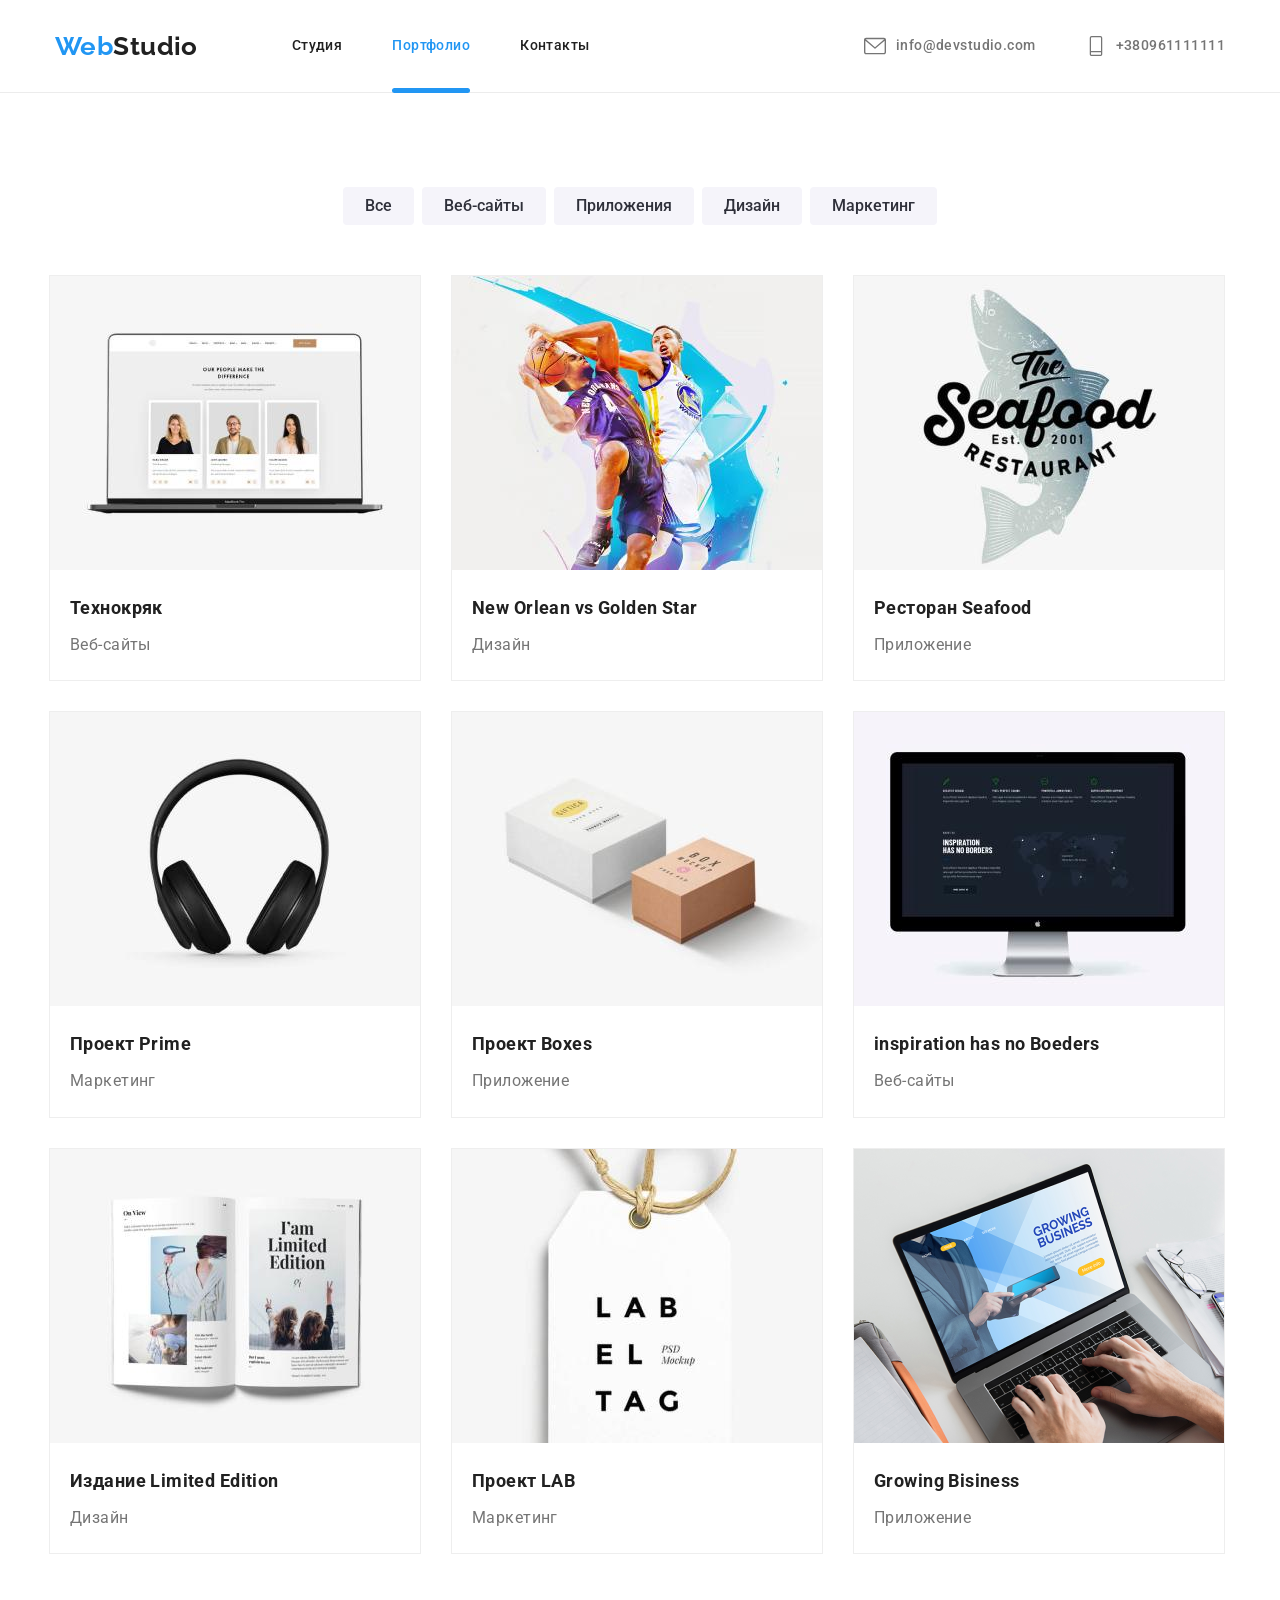
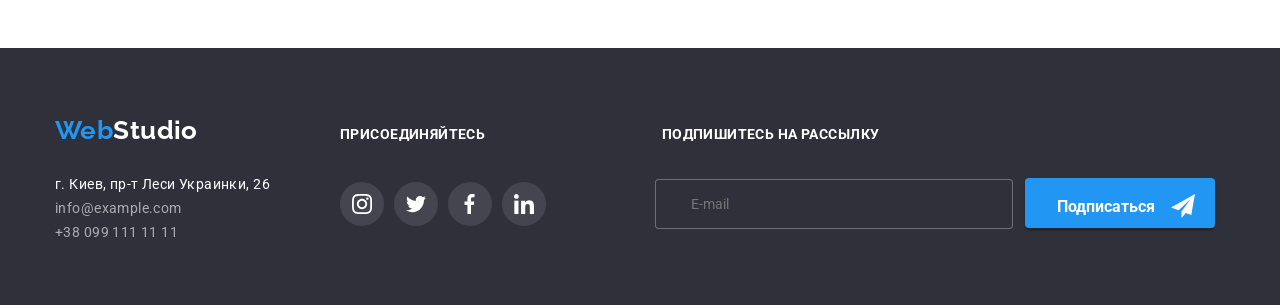
<file: portfolio.html>
<!DOCTYPE html>
<html lang="ru">
  <head>
    <meta charset="UTF-8" />
    <meta http-equiv="X-UA-Compatible" content="IE=edge" />
    <meta name="viewport" content="width=device-width, initial-scale=1.0" />
    <title>Document</title>
    <link rel="preconnect" href="https://fonts.googleapis.com" />
    <link rel="preconnect" href="https://fonts.gstatic.com" crossorigin />
    <link
      href="https://fonts.googleapis.com/css2?family=Raleway:wght@700&family=Roboto:wght@400;500;700;900&display=swap"
      rel="stylesheet"
    />
    <link
      rel="stylesheet"
      href="https://cdnjs.cloudflare.com/ajax/libs/modern-normalize/1.1.0/modern-normalize.min.css"
      integrity="sha512-wpPYUAdjBVSE4KJnH1VR1HeZfpl1ub8YT/NKx4PuQ5NmX2tKuGu6U/JRp5y+Y8XG2tV+wKQpNHVUX03MfMFn9Q=="
      crossorigin="anonymous"
      referrerpolicy="no-referrer"
    />
    <link rel="stylesheet" href="./css/style.css" />
  </head>

  <body>
    <header class="page-header">
      <div class="container header-container">
        <nav class="header-navigation link">
          <a href="/" class="logo link header-logo"> Web<span class="web">Studio</span> </a>
          <ul class="header-list list">
            <li class="header-item">
              <a class="link header-link" href="./index.html">Студия</a>
            </li>
            <li class="header-item">
              <a class="link header-link current current-link" href="./portfolio.html">Портфолио</a>
            </li>
            <li class="header-item">
              <a class="link header-link" href="">Контакты</a>
            </li>
          </ul>
        </nav>

        <ul class="list header-contact">
          <li class="header-mail-item">
            <a class="link header-mail-link" href="mailto:info@devstudio.com">
              <svg class="mail">
                <use href="./images/sprite.svg#icon-mail"></use></svg
              >info@devstudio.com</a
            >
          </li>

          <li class="header-tell-item">
            <a class="link header-tell-link" href="tel:+380961111111">
              <svg class="phone">
                <use href="./images/sprite.svg#icon-phone"></use></svg
              >+380961111111</a
            >
          </li>
        </ul>
      </div>
    </header>
    <main>
      <section class="section">
        <div class="container">
          <ul class="list filter-list">
            <li class="filter-item">
              <button class="button-link" type="button">Все</button>
            </li>
            <li class="filter-item">
              <button class="button-link" type="button">Веб-сайты</button>
            </li>
            <li class="filter-item">
              <button class="button-link" type="button">Приложения</button>
            </li>
            <li class="filter-item">
              <button class="button-link" type="button">Дизайн</button>
            </li>
            <li class="filter-item">
              <button class="button-link" type="button">Маркетинг</button>
            </li>
          </ul>

          <ul class="list flex-container">
            <li class="flex-item cards-box__project-item">
              <a href="" class="cards-box__project-link">
                <div class="cards-box__project-item-bottom">
                  <img src="./images/notebookfront.jpg" alt="Ноутбук с изображением сайта " width="370" />
                  <p class="cards-box__overlay">
                    Технокряк это современная площадка распространения коронавируса. Компании используют эту платформу
                    для цифрового шпионажа и атак на защищённые сервера конкурентов.
                  </p>
                </div>
                <div class="cards-box__portfolio-overlay">
                  <h3 class="cards-box__project-title">Технокряк</h3>
                  <p class="cards-box__project-item-text">Веб-сайты</p>
                </div>
              </a>
            </li>

            <li class="flex-item cards-box__project-item">
              <a href="" class="cards-box__project-link">
                <div class="cards-box__project-item-bottom">
                  <img src="./images/sport.jpg" alt="Баскетболбный матч" width="370" />
                  <p class="cards-box__overlay">
                    Технокряк это современная площадка распространения коронавируса. Компании используют эту платформу
                    для цифрового шпионажа и атак на защищённые сервера конкурентов.
                  </p>
                </div>
                <div class="cards-box__portfolio-overlay">
                  <h3 class="cards-box__project-title">New Orlean vs Golden Star</h3>
                  <p class="cards-box__project-item-text">Дизайн</p>
                </div>
              </a>
            </li>
            <li class="flex-item cards-box__project-item">
              <a href="" class="cards-box__project-link">
                <div class="cards-box__project-item-bottom">
                  <img src="./images/fish.jpg" alt="Новый ресторан " width="370" />
                  <p class="cards-box__overlay">
                    Технокряк это современная площадка распространения коронавируса. Компании используют эту платформу
                    для цифрового шпионажа и атак на защищённые сервера конкурентов.
                  </p>
                </div>
                <div class="cards-box__portfolio-overlay">
                  <h3 class="cards-box__project-title">Ресторан Seafood</h3>
                  <p class="cards-box__project-item-text">Приложение</p>
                </div>
              </a>
            </li>

            <li class="flex-item cards-box__project-item">
              <a href="" class="cards-box__project-link">
                <div class="cards-box__project-item-bottom">
                  <img src="./images/headphones.jpg" alt="Изображение наушников" width="370" />
                  <p class="cards-box__overlay">
                    Технокряк это современная площадка распространения коронавируса. Компании используют эту платформу
                    для цифрового шпионажа и атак на защищённые сервера конкурентов.
                  </p>
                </div>
                <div class="cards-box__portfolio-overlay">
                  <h3 class="cards-box__project-title">Проект Prime</h3>
                  <p class="cards-box__project-item-text">Маркетинг</p>
                </div>
              </a>
            </li>

            <li class="flex-item cards-box__project-item">
              <a href="" class="cards-box__project-link">
                <div class="cards-box__project-item-bottom">
                  <img src="./images/box.jpg" alt="Изображение коробок " width="370" />
                  <p class="cards-box__overlay">
                    Технокряк это современная площадка распространения коронавируса. Компании используют эту платформу
                    для цифрового шпионажа и атак на защищённые сервера конкурентов.
                  </p>
                </div>
                <div class="cards-box__portfolio-overlay">
                  <h3 class="cards-box__project-title">Проект Boxes</h3>
                  <p class="cards-box__project-item-text">Приложение</p>
                </div>
              </a>
            </li>
            <li class="flex-item cards-box__project-item">
              <a href="" class="cards-box__project-link">
                <div class="cards-box__project-item-bottom">
                  <img src="./images/monitor.jpg" alt="Изоброжение монитора" width="370" />
                  <p class="cards-box__overlay">
                    Технокряк это современная площадка распространения коронавируса. Компании используют эту платформу
                    для цифрового шпионажа и атак на защищённые сервера конкурентов.
                  </p>
                </div>
                <div class="cards-box__portfolio-overlay">
                  <h3 class="cards-box__project-title">inspiration has no Boeders</h3>
                  <p class="cards-box__project-item-text">Веб-сайты</p>
                </div>
              </a>
            </li>

            <li class="flex-item cards-box__project-item">
              <a href="" class="cards-box__project-link">
                <div class="cards-box__project-item-bottom">
                  <img src="./images/magazine.jpg" alt="Журнал" width="370" />
                  <p class="cards-box__overlay">
                    Технокряк это современная площадка распространения коронавируса. Компании используют эту платформу
                    для цифрового шпионажа и атак на защищённые сервера конкурентов.
                  </p>
                </div>
                <div class="cards-box__portfolio-overlay">
                  <h3 class="cards-box__project-title">Издание Limited Edition</h3>
                  <p class="cards-box__project-item-text">Дизайн</p>
                </div>
              </a>
            </li>

            <li class="flex-item cards-box__project-item">
              <a href="" class="cards-box__project-link">
                <div class="cards-box__project-item-bottom">
                  <img src="./images/price.jpg" alt="Ценник" width="370" />
                  <p class="cards-box__overlay">
                    Технокряк это современная площадка распространения коронавируса. Компании используют эту платформу
                    для цифрового шпионажа и атак на защищённые сервера конкурентов.
                  </p>
                </div>
                <div class="cards-box__portfolio-overlay">
                  <h3 class="cards-box__project-title">Проект LAB</h3>
                  <p class="cards-box__project-item-text">Маркетинг</p>
                </div>
              </a>
            </li>
            <li class="flex-item cards-box__project-item">
              <a href="" class="cards-box__project-link">
                <div class="cards-box__project-item-bottom">
                  <img src="./images/notebook.png" alt="Работа за ноутбуком  " width="370" />
                  <p class="cards-box__overlay">
                    Технокряк это современная площадка распространения коронавируса. Компании используют эту платформу
                    для цифрового шпионажа и атак на защищённые сервера конкурентов.
                  </p>
                </div>
                <div class="cards-box__portfolio-overlay">
                  <h3 class="cards-box__project-title">Growing Bisiness</h3>
                  <p class="cards-box__project-item-text">Приложение</p>
                </div>
              </a>
            </li>
          </ul>
        </div>
      </section>
    </main>
    <footer class="footer">
      <div class="container footer-container">
        <div class="label__footer-logo-item">
          <a href="/" class="label__footer-logo logo link"> Web<span class="label__web-white">Studio</span> </a>

          <address class="navigation__address-item">
            <ul class="list navigation__address">
              <li class="navigation__address-item">
                <a
                  class="link navigation__footer-address-text"
                  href="https://www.google.com.ua/maps/place/%D0%B1%D1%83%D0%BB.+%D0%9B%D0%B5%D1%81%D0%B8+%D0%A3%D0%BA%D1%80%D0%B0%D0%B8%D0%BD%D0%BA%D0%B8,+2%D0%B0,+%D0%9A%D0%B8%D0%B5%D0%B2,+01001/@50.4380726,30.5230776,17z/data=!3m1!4b1!4m5!3m4!1s0x40d4cf01cf07e4e5:0x1105cfa09cf56e56!8m2!3d50.4380726!4d30.5252663?hl=ru"
                >
                  г. Киев, пр-т Леси Украинки, 26
                </a>
              </li>

              <li class="navigation__address-item">
                <a class="navigation__footer-contact-link link footer-mail" href="mailto:info@example.com"
                  >info@example.com</a
                >
              </li>
              <li class="navigation__address-item">
                <a class="link footer-tel-link" href="tel:+380991111111">+38 099 111 11 11</a>
              </li>
            </ul>
          </address>
        </div>

        <div class="footer-container-item">
          <h2 class="social-block__footer-social-item">ПРИСОЕДИНЯЙТЕСЬ</h2>

          <ul class="social-block__address-social-company">
            <li class="social-block__address-social-network">
              <a href="#" class="social-block__address-social-link address-instagram" aria-label="address-instagram">
                <svg class="social-block__address-icon" width="20" height="20">
                  <use href="./images/sprite.svg#icon-instagram"></use>
                </svg>
              </a>
            </li>
            <li class="social-block__address-social-network">
              <a href="#" class="social-block__address-social-link address-twitter" aria-label="address-twitter">
                <svg class="social-block__address-icon" width="20" height="20">
                  <use href="./images/sprite.svg#icon-twitter"></use>
                </svg>
              </a>
            </li>

            <li class="social-block__address-social-network">
              <a href="#" class="social-block__address-social-link address-facebook" aria-label="address-facebook">
                <svg class="social-block__address-icon" width="20" height="20">
                  <use href="./images/sprite.svg#icon-facebook"></use>
                </svg>
              </a>
            </li>

            <li class="social-block__address-social-network">
              <a href="#" class="social-block__address-social-link address-linkedin" aria-label="address-linkedin">
                <svg class="social-block__address-icon" width="20" height="20">
                  <use href="./images/sprite.svg#icon-linkidin"></use>
                </svg>
              </a>
            </li>
          </ul>
        </div>

        <div class="mail-modal__footer-form">
          <b class="mail-modal__footer-modal-headline"> ПОДПИШИТЕСЬ НА РАССЫЛКУ</b>
          <form class="mail-modal__footer-modal-form"></form>
          <label class="mail-modal__footer-form-input-box"> </label>

          <div class="mail-modal__footer-form-button">
            <input type="search" placeholder="E-mail" name="user-name" class="mail-modal__footer-form-input" required />

            <div class="footer__form-button">
              <button type="submit" class="footer__modal-window__hero-btn">
                Подписаться

                <svg class="mail-modal__footer-icon">
                  <use href="./images/footer-icon.svg#icon-icon-send"></use>
                </svg>
              </button>
            </div>
          </div>
        </div>
      </div>
      <div class="backdrop is-hidden" data-modal>
        <div class="modal-window__modal">
          <button type="button" class="modal-window__button-close" data-modal-close>&#xd7;</button>
          <b class="modal-headline"> Оставьте свои данные, мы вам перезвоним</b>
          <form class="modal-window__modal-form"></form>
          <div class="madalka-window">
            <label class="modal-window__form-input-box"></label>
            <h2 class="modal__name">Имя</h2>

            <div class="modalka-window__input">
              <input
                type="tel"
                name="user-name"
                class="modal-window__form-input"
                pattern="[0-9]{10}"
                title=" 050505050"
                required
              />

              <svg class="modal-window__form-input-icon" width="18" height="18">
                <use href="./images/modal-sprite.svg#icon-person-black-18dp-1"></use>
              </svg>
            </div>
          </div>

          <div class="madalka-window">
            <label class="modal-window__form-input-box"> </label>
            <h2 class="modal__name">Телефон</h2>

            <div class="modalka-window__input">
              <input
                type="tel"
                name="user-number"
                class="modal-window__form-input"
                pattern="[0-9]{10}"
                title=" 050505050"
                required
              />

              <svg class="modal-window__form-input-icon" width="18" height="18">
                <use href="./images/modal-sprite.svg#icon-phone-black-18dp-1"></use>
              </svg>
            </div>
          </div>
          <div class="madalka-window">
            <label class="modal-window__form-input-box"></label>
            <h2 class="modal__name">Почта</h2>

            <div class="modalka-window__input">
              <input type="email" name="user-mail" class="modal-window__form-input" />

              <svg class="modal-window__form-input-icon" width="18" height="18">
                <use href="./images/modal-sprite.svg#icon-email-black-18dp-1"></use>
              </svg>
            </div>
          </div>
          <div class="madalka-window">
            <h2 class="modal__name">Комментарий</h2>
            <textarea name="user-msg" class="modal-window__form-message" placeholder="Введите текст"></textarea>
          </div>
          <div class="modalka-window__input">
            <input
              type="checkbox"
              class="modal-window__policy-checkbox visually-hidden"
              id="modal-window__policy-check"
            />
            <label class="modal-window__policy-box" for="modal-window__policy-check">
              Соглашаюсь с рассылкой и принимаю &nbsp;<a href="#">Условия договора</a>
            </label>
          </div>
          <button type="submit" class="modal-window__form-submit-btn">Отравить</button>
        </div>
      </div>
    </footer>
    <script src="./js/modal.js"></script>
  </body>
</html>
</file>
<file: css/style.css>
:root {
  --primary-title-color: #ffffff;
  --secondary-title-color: #212121;
  --primary-text-color: #757575;
  --secondary-text-color: #212121;
  --accent-color: #2196f3;
  --heder-text-color: #212121;
  --baground-colour: #2f303a;
  --baground-colour-bottom: #f5f4fa;
  --baground-colour-bott: #188ce8;
  --footer-color: rgba(255, 255, 255, 0.6);
  --border-color: #ececec;
  --pictures-color: #f5f4fa;
  --company-boarder: #afb1b8;
}

@keyframes ani {
  0% {
  }

  100% {
    color: var(--accent-color);
  }
}

@keyframes ani-icon {
  0% {
  }
  100% {
    color: var(--border-color);
    background-color: var(--baground-colour-bott);
    fill: var(--pictures-color);
  }
}

p,
h1,
h2,
h3,
h4,
h5,
h6 {
  margin: 0;
}
ul {
  margin: 0;
  padding-left: 0;
}
img {
  display: block;
  max-width: 100%;
  height: auto;
}
address {
  font-style: normal;
}

body {
  font-family: "Roboto", sans-serif;
  letter-spacing: 0.03em;
  font-size: 14px;
  font-weight: 400;
  line-height: 1.7;
  color: var(--primary-text-color);
}

.link {
  text-decoration: none;
  color: inherit;
}

.list {
  list-style: none;
}
.visually-hidden {
  position: absolute;
  width: 1px;
  height: 1px;
  height: -1px;
  margin: -1px;
  border: 0;
  padding: 0;
  white-space: nowrap;
  clip-path: nowrap;
  clip-path: inset(100%);
  clip: rect(0 0 0 0);
  overflow: hidden;
}
ul {
  margin: 0;
  padding: 0;
  list-style: none;
}
.hero-title {
  margin-left: auto;
  margin-right: auto;
  margin-bottom: 30px;
  text-align: center;
  font-weight: 900;
  font-size: 44px;
  line-height: 1.5;
  text-transform: uppercase;
  max-width: 690px;

  color: var(--primary-title-color);
}
.icons-section {
  padding-top: 60px;
}

.picture {
  display: flex;
  margin-left: auto;
  margin-right: auto;
}

.client-menu {
  display: flex;
  justify-content: center;
  align-items: center;
  color: var(--accent-color);
  border: 1px solid var(--primary-text-color);
  border-radius: 4px;
  width: 270px;
  height: 120px;
  background-color: var(--pictures-color);
  border: none;
}
.icons__company-client-menu {
  align-items: center;
  width: 170px;
  height: 92px;
  margin-left: 30px;
}

.corporation__picture-company {
  display: flex;
  margin-left: -30px;
}

.client-item-menu {
  display: flex;
  justify-content: center;
  align-items: center;
  fill: var(--company-boarder);
  width: 100%;
  height: 100%;
  border: 1px solid var(--company-boarder);
  border-radius: 4px;
  transition-property: border-color, fill;
  transition-duration: 250ms;
  transition-timing-function: cubic-bezier(0.4, 0, 0.2, 1);
}
.client-item {
  margin-left: 30px;
}
.client-item-menu:hover {
  border-color: var(--accent-color);
  fill: var(--accent-color);
}
.client-item-menu:focus {
  fill: var(--accent-color);
}

.client-item:last-child {
  margin-right: 0;
}

.phone {
  width: 20px;
  height: 20px;
  margin-right: 10px;
  display: flex;
  align-items: center;

  fill: currentColor;
}
.phone:hover,
.focus {
  fill: var(--accent-color);
}
.work-section__social {
  display: flex;

  justify-content: center;
}
.social-company {
  margin-bottom: 30px;
  display: flex;
  align-items: center;
  justify-content: center;
}
.work-section__social-network {
  justify-content: center;
}

.social-link {
  display: block;
  width: 44px;
  height: 44px;
  border-radius: 50%;
  background-color: var(--primary-title-color);
  transition-property: fill, background-color;
  transition-duration: 250ms;
  transition-timing-function: cubic-bezier(0.4, 0, 0.2, 1);
}
.social-link:focus {
  background-color: var(--accent-color);
  fill: var(--baground-colour-bottom);
}
.instagram,
.twitter,
.facebook,
.linkedin {
  display: flex;
  justify-content: center;
  align-items: center;
}
.icon {
  fill: var(--company-boarder);
}
.social-link:hover,
.social-link:focus {
  background-color: var(--accent-color);
}

.social-link:hover .icon {
  color: var(--pictures-color);
  fill: var(--primary-title-color);
}

.social-link:focus .icon {
  fill: var(--primary-title-color);
}

.project-item {
  flex-basis: calc(100% / 3 - 30px);
}
.portfolio-wrap {
  position: relative;
}

.about-item {
  flex-basis: calc(100% / 4 - 30px);
}
.work-section {
  padding-top: 0;
}

.team-title {
  display: flex;
  margin-left: -30px;
  margin-top: -30px;
}
.work-section__work-item {
  flex-basis: calc(100% / 3 - 30px);
}

.work-section__team-item-title {
  margin-bottom: 10px;
  font-weight: 500;
  font-size: 16px;
  line-height: 1.19;
  color: var(--heder-text-color);
}
.about-title {
  display: flex;
  justify-content: start;
  font-size: 14px;
  line-height: 1.14;
  text-transform: uppercase;
  color: var(--secondary-text-color);
  margin-top: 30px;
}

.work-section__team-item {
  flex-basis: calc(100% / 4 - 30px);
  box-shadow: 0px 1px 3px rgba(0, 0, 0, 0.12), 0px 1px 1px rgba(0, 0, 0, 0.14), 0px 2px 1px rgba(0, 0, 0, 0.2);
  border-radius: 0px 0px 4px 4px;
  background-color: var(--primary-title-color);
}

.work-section__team-item-text {
  font-size: 16px;
  margin-bottom: 16px;
}
.team-section {
  background-color: var(--baground-colour-bottom);
}
.work-section__team-item-bottom {
  text-align: center;
  padding-top: 30px;
  padding-bottom: 30px;
}

.icon-Ellipse {
  width: 44px;
  height: 44px;
}
.work-section__social-network {
  justify-content: center;
  margin-left: 10px;
  transition-duration: 500ms;
}
.page-header {
  border-bottom: 1px solid var(--border-color);
}
.button-container {
  width: 696px;
  margin: 0 auto;
  padding-right: 15px;
  padding-left: 15px;
}
.container {
  width: 1200px;
  margin: 0 auto;
  padding-right: 15px;
  padding-left: 15px;
}
.header-container {
  display: flex;
  align-items: center;
}

.header-link {
  display: block;
  padding-top: 32px;
  padding-bottom: 32px;
  position: relative;
  transition-property: color;
  transition-duration: 250ms;
  transition-timing-function: cubic-bezier(0.4, 0, 0.2, 1);
}
.header-link-contact {
  padding-top: 32px;
  padding-bottom: 32px;
}

.header-link::after,
.header-link.focus {
  content: "";
  position: absolute;
  left: 0;
  bottom: 0;

  display: block;
  width: 100%;
  height: 5px;

  opacity: 0;
}
.header-link:hover::after,
.header-link:focus::after {
  opacity: 1;
}
.header-link:focus {
  color: var(--accent-color);
}
.header-link:hover {
  color: var(--accent-color);
}

.current::after {
  content: "";

  left: 0;
  bottom: -3px;
  display: block;
  border-radius: 4px;
  width: 100%;
  height: 5px;
  background-color: var(--accent-color);

  opacity: 1;
  transition: opacity 250ms cubic-bezier(0.17, 0.67, 0.83, 0.67);
}

.header-portfolio-link::after,
.header-portfolio-link:focus {
  content: "";
  position: absolute;
  left: 0;
  bottom: 0;

  display: block;
  width: 100%;
  height: 5px;
  background-color: var(--accent-color);

  opacity: 0;
  transition: opacity 250ms cubic-bezier(0.17, 0.67, 0.83, 0.67);
}
.header-portfolio-link:hover::after,
.header-portfolio-link:focus::after {
  opacity: 1;
}
.header-portfolio-link:focus {
  color: var(--accent-color);
}

.header-navigation {
  display: flex;
}
.header-tell-item {
  display: flex;
  align-items: center;
}

.web {
  color: var(--heder-text-color);
}

.button-link {
  font-family: inherit;
  font-weight: 500;
  line-height: 1.6;
  font-size: 16px;
  color: var(--baground-colour);
  border: none;
  background-color: var(--baground-colour-bottom);
  cursor: pointer;
  padding: 6px 22px;
  border-radius: 4px;
  transition-property: color, background-color, box-shadow;
  transition-duration: 250ms;
  transition-timing-function: cubic-bezier(0.4, 0, 0.2, 1);
}
.button-link:hover,
.button-link:focus {
  color: var(--baground-colour-bottom);
  background-color: var(--accent-color);
  box-shadow: 0px 3px 1px rgba(0, 0, 0, 0.1), 0px 1px 2px rgba(0, 0, 0, 0.08), 0px 2px 2px rgba(0, 0, 0, 0.12);
}

.header-list {
  color: var(--secondary-title-color);
  display: flex;
  align-items: center;
}
.header-item {
  font-weight: 500;
}

.header-item:last-child {
  margin: 0;
}

.header-item:not(:last-child) {
  margin-right: 50px;
}
.mail {
  width: 22px;
  height: 22px;
  margin-right: 10px;
  fill: currentColor;
}

.mail:hover {
  fill: var(--accent-color);
}

.header-list :hover,
.focus,
.current-link {
  color: var(--accent-color);
  text-decoration: none;
}
.header-mail-link:hover {
  color: var(--accent-color);
}
.header-mail-link:focus {
  color: var(--accent-color);
}

.header-contact {
  margin-left: auto;
  display: flex;
  align-items: center;

  font-weight: 500;
  line-height: 1.14;
}
.header-number {
  margin-right: 50px;
}

.header-tell-link {
  font-weight: 500;
  line-height: 1.14;
  color: var(--primary-text-color);
  display: flex;
  align-items: center;
  margin-right: inherit;
  transition-duration: 250ms;
  padding-top: 32px;
  padding-bottom: 32px;
  transition-property: color;
  transition-duration: 250ms;
  transition-timing-function: cubic-bezier(0.4, 0, 0.2, 1);
}
.header-tell-link:hover {
  color: var(--accent-color);
}
.header-tell-link:focus {
  color: var(--accent-color);
}

.header-mail-link {
  display: flex;
  align-items: center;
  transition-duration: 250ms;

  font-weight: 500;
  line-height: 1.14;
  color: var(--primary-text-color);
  padding-top: 32px;
  padding-bottom: 32px;
  transition-property: color;
  transition-duration: 250ms;
  transition-timing-function: cubic-bezier(0.4, 0, 0.2, 1);
}
.header-tell-link:hover,
.focus {
  color: var(--accent-color);
}
.header-mail-item {
  margin-right: 50px;
  display: flex;
  align-items: center;

  padding: 0px;
}

.hero-btn {
  padding: 10px 32px;
  font-family: inherit;
  background-color: var(--accent-color);
  color: var(--primary-title-color);
  cursor: pointer;
  border: none;
  font-size: 16px;
  line-height: 1.87;

  box-shadow: 0px 3px 1px rgba(0, 0, 0, 0.1), 0px 1px 2px rgba(0, 0, 0, 0.08), 0px 2px 2px rgba(0, 0, 0, 0.12);
  border-radius: 4px;
}

.hero-btn:hover {
  background-color: var(--baground-colour-bott);
}
.hero-btn:focus {
  background-color: var(--baground-colour-bott);
}

.modal-window__hero-btn {
  padding: 10px 32px;
  font-family: inherit;
  background-color: var(--accent-color);
  color: var(--primary-title-color);
  cursor: pointer;
  border: none;
  font-size: 16px;
  line-height: 1.87;
  -webkit-box-shadow: 0px 3px 1px rgba(0, 0, 0, 0.1), 0px 1px 2px rgba(0, 0, 0, 0.08), 0px 2px 2px rgba(0, 0, 0, 0.12);
  box-shadow: 0px 3px 1px rgba(0, 0, 0, 0.1), 0px 1px 2px rgba(0, 0, 0, 0.08), 0px 2px 2px rgba(0, 0, 0, 0.12);
  -webkit-border-radius: 4px;
  border-radius: 4px;

  transition-duration: 250ms;
  cursor: pointer;
  font-weight: 700;
  margin-top: 30px;
}

.modal-window__hero-btn:hover,
.focus {
  background-color: var(--baground-colour-bott);
}
.footer__modal-window__hero-btn {
  padding: 10px 32px;
  font-family: inherit;
  background-color: var(--accent-color);
  color: var(--primary-title-color);
  cursor: pointer;
  border: none;
  font-size: 16px;
  line-height: 1.87;
  -webkit-box-shadow: 0px 3px 1px rgba(0, 0, 0, 0.1), 0px 1px 2px rgba(0, 0, 0, 0.08), 0px 2px 2px rgba(0, 0, 0, 0.12);
  box-shadow: 0px 3px 1px rgba(0, 0, 0, 0.1), 0px 1px 2px rgba(0, 0, 0, 0.08), 0px 2px 2px rgba(0, 0, 0, 0.12);
  -webkit-border-radius: 4px;
  border-radius: 4px;

  transition-duration: 250ms;
  cursor: pointer;
  font-weight: 700;
  margin-left: 12px;
  translate: 0px 3px;
  height: 50px;
}

.fppter__modal-window__hero-btn:hover,
.focus {
  background-color: var(--baground-colour-bott);
}

.modal-window__hero-title {
  color: floralwhite;

  height: 120px;
  font-weight: 900;
  font-size: 44px;
  line-height: 60px;
  justify-content: center;
  align-items: center;
  letter-spacing: 0.06em;
  text-transform: uppercase;
}

.backdrop {
  position: fixed;
  top: 0;
  left: 0;
  width: 100%;
  height: 100%;
  background-image: -webkit-gradient(
    linear,
    left top,
    left bottom,
    from(rgba(47, 48, 58, 0.4)),
    to(rgba(47, 48, 58, 0.4))
  );
  background-image: -webkit-linear-gradient(rgba(47, 48, 58, 0.4), rgba(47, 48, 58, 0.4));
  background-image: -o-linear-gradient(rgba(47, 48, 58, 0.4), rgba(47, 48, 58, 0.4));
  background-image: linear-gradient(rgba(47, 48, 58, 0.4), rgba(47, 48, 58, 0.4));
  cursor: pointer;
  transition-duration: 250ms;
}

.backdrop.is-hidden {
  opacity: 0;
  pointer-events: none;
  transition-duration: 250ms;
}

.modal-window__modal {
  position: absolute;
  top: 50%;
  left: 50%;
  -webkit-transform: translate(-50%, -50%);
  -ms-transform: translate(-50%, -50%);
  transform: translate(-50%, -50%);

  padding: 40px;
  background: #ffffff;
  -webkit-box-shadow: 0px 1px 3px rgba(0, 0, 0, 0.12), 0px 1px 1px rgba(0, 0, 0, 0.14), 0px 2px 1px rgba(0, 0, 0, 0.2);
  box-shadow: 0px 1px 3px rgba(0, 0, 0, 0.12), 0px 1px 1px rgba(0, 0, 0, 0.14), 0px 2px 1px rgba(0, 0, 0, 0.2);
  -webkit-border-radius: 4px;
  border-radius: 4px;
  height: 624px;
}

.modal-window__button-close {
  width: 30px;
  height: 30px;
  -webkit-border-radius: 50%;
  border-radius: 50%;
  background-color: var(--primary-title-color);
  border: 1px solid gray;
  position: absolute;
  top: 8px;
  right: 8px;
  cursor: pointer;
  font-size: 1.5em;
  -webkit-transition: 0.3s linear var(--accent-color);
  -o-transition: 0.3s linear var(--accent-color);
  transition: 0.3s linear var(--accent-color);
  -webkit-box-pack: center;
  -webkit-justify-content: center;
  -ms-flex-pack: center;
  justify-content: center;
  -webkit-box-align: center;
  -webkit-align-items: center;
  -ms-flex-align: center;
  align-items: center;
  transition-duration: 250ms;
}
.modal-headline {
  font-size: 20px;
  letter-spacing: 0.03em;
  color: var(--baground-colour);
  justify-content: center;
  display: flex;
}
.modal__name {
  font-weight: 400;
  font-size: 12px;
  line-height: 14px;
}

.modal-window__button-close:hover {
  color: var(--accent-color);
}
.modal-window__button-close:focus {
  color: var(--accent-color);
}

.modal__headline {
  font-size: 19px;
  line-height: 1.1px;
  letter-spacing: 0.03em;
  color: #212121;
}

.modal-form__input-box {
  display: block;
  margin-bottom: 20px;
  font-size: 12px;
  position: relative;
}

.textarea-label {
  display: block;
  font-size: 12px;
  position: absolute;
  top: 0;
  -webkit-transform: translate(10px, 14px);
  -ms-transform: translate(10px, 14px);
  transform: translate(10px, 14px);
  -webkit-transition: 0.1s linear transform;
  -o-transition: 0.1s linear transform;
  transition: 0.1s linear transform;
}

.modal-window__form-message:focus + .textarea-label {
  -webkit-transform: translate(0px, -14px);
  -ms-transform: translate(0px, -14px);
  transform: translate(0px, -14px);

  border: 1px solid var(--accent-color);
}
.modal-window__form-input:first-child {
  margin-top: 0;
}
.modal-window__form-input,
.modal-window__form-message {
  width: 100%;
  height: 40px;
  border: 1px solid rgba(33, 33, 33, 0.2);
  -webkit-border-radius: 4px;
  border-radius: 4px;
  margin-top: 4px;
  padding: 0 10px 0 35px;
  -webkit-transition: 0.3s linear border;
  -o-transition: 0.3s linear border;
  transition: 0.3s linear border;
  outline: none;
}
.modal-window__form-message:focus-within {
  border: 1px solid var(--accent-color);
}

.modal-window__form-message {
  font-family: inherit;
  resize: none;
  height: 120px;
  padding: 12px 16px;
  width: 448px;
  height: 120px;
}

.modal-window__form-message::-webkit-input-placeholder {
  color: rgba(117, 117, 117, 0.5);
}

.modal-window__form-message:-ms-input-placeholder {
  color: rgba(117, 117, 117, 0.5);
}

.modal-window__form-message::-ms-input-placeholder {
  color: rgba(117, 117, 117, 0.5);
}

.modal-window__form-message::placeholder {
  color: rgba(117, 117, 117, 0.5);
}
.modal-window__form-input-box {
  position: relative;
  font-size: 12px;
  margin-bottom: 4px;
}

.modal-window__form-input-icon {
  position: absolute;
  display: block;
  transform: translate(-50%, -50%);

  bottom: 0;

  left: 5%;
}
.modal__name {
  display: flex;
}
.modal-window__form-input:focus + svg {
  fill: var(--accent-color);
}

.modal-window__form-input:focus {
  outline: none;
  border: 1px solid var(--accent-color);
}

.modal-window__policy-box {
  font-size: 14px;
  color: var(--primary-text-color);

  -webkit-box-align: center;
  -webkit-align-items: center;
  -ms-flex-align: center;
  align-items: center;
  display: flex;

  justify-content: center;
}
.modal-window__policy-box:not(:last-child) {
  margin-bottom: 130px;
}

.modal-window__policy-box a {
  color: var(--accent-color);
  text-decoration: underline;
}

.modal-window__policy-checkbox {
  width: 1px;
  height: 1px;
  margin: -1px;
  border: 0px;
  padding: 0px;
  clip: rect(0 0 0 0);
}

.modal-window__policy-box::before {
  content: "";
  width: 16px;
  height: 16px;
  border: 1px solid var(--heder-text-color);
  -webkit-border-radius: 2px;
  border-radius: 2px;
  margin-right: 10px;
}

.modal-window__form-submit-btn {
  padding: 10px 32px;
  font-family: inherit;
  background-color: var(--accent-color);
  color: var(--primary-title-color);
  cursor: pointer;
  border: none;
  font-size: 16px;
  line-height: 1.87;
  width: 200px;
  height: 50px;
  border-radius: 4px;
  margin-top: 30px;
  transform: translate(120px);
}
.modalka-window__input {
  position: relative;
}
.madalka-window {
  margin-top: 12px;
}

.icons__picture {
  margin-left: auto;
  margin-right: auto;
  list-style: none;
}

.modal-window__policy-checkbox:focus + .modal-window__policy-box::before {
  border: 2px solid var(--accent-color);
}

.modal-window__policy-checkbox:checked + .modal-window__policy-box::before {
  border: 2px solid var(--accent-color);
  background-image: url(../images/icons/check.svg);
  background-repeat: no-repeat;
  background-position: center;
  -webkit-background-size: contain;
  background-size: contain;
  background-color: var(--accent-color);
}
.logo {
  display: flex;
  align-items: center;
  font-family: Raleway;
  font-weight: 700;
  font-size: 26px;
  color: var(--accent-color);
}
.work-section__section-title {
  text-align: center;
  margin-bottom: 50px;
  font-weight: 700;
  font-size: 36px;
  line-height: 1.17;
  color: var(--secondary-title-color);
}
.section {
  padding-top: 94px;
  padding-bottom: 94px;
}
.flex-container {
  display: flex;
  flex-wrap: wrap;
  margin-left: -36px;
  margin-top: -30px;
}
.flex-item {
  margin-top: 30px;
  margin-left: 30px;
}

.cards-hover {
  display: block;
}
.cards-hover:hover {
  box-shadow: 1px 4px 6px rgba(0, 0, 0, 0.16), 0px 4px 4px rgba(0, 0, 0, 0.06), 0px 1px 1px rgba(0, 0, 0, 0.12);
}
.cards-hover:hover .portfolio-overlay {
  transform: translateY(0);
}
.cards-hover:nth-child(3n + 0) {
  margin-right: 0;
}
.corporation__section-title-client {
  text-align: center;

  margin-bottom: 50px;
  font-weight: 700;
  font-size: 36px;
  line-height: 1.17;
  color: var(--secondary-title-color);
}

.about-text {
  margin-top: 10px;
}
.header-link-page2:focus {
  font-size: 16px;
  line-height: 1.6;
}

.project-title {
  margin-bottom: 4px;
  font-weight: 700;
  font-size: 18px;
  line-height: 2;
  color: var(--secondary-title-color);
}
.project-item-text {
  font-size: 16px;
  line-height: 1.9;
  color: var(--primary-text-color);
}
.project-item-bottom {
  padding: 20px 24px;
  border: 1px solid #eeeeee;
  border-top: none;
}

.header-logo {
  margin-right: 94px;
  padding-top: 24px;
  padding-bottom: 24px;
}

.web-white {
  font-family: Raleway;
  font-weight: 700;
  font-size: 26px;
  color: var(--primary-title-color);
}
.cards-box__project-title {
  margin-bottom: 4px;
  font-weight: 700;
  font-size: 18px;
  line-height: 2;
  color: var(--secondary-title-color);
}

.cards-box__project-item-text {
  font-size: 16px;
  line-height: 1.9;
  color: var(--primary-text-color);
}
.cards-box__project-link {
  text-decoration: none;
  display: block;
  transition-property: box-shadow;
  transition-duration: 250ms;
  transition-timing-function: cubic-bezier(0.4, 0, 0.2, 1);
}

.cards-box__project-item {
  transition-duration: 250ms;
  border: 1px solid #eeeeee;
}

.cards-box__project-link:hover .cards-box__overlay {
  text-decoration: none;
  -webkit-transform: translateY(0);
  -ms-transform: translateY(0);
  transform: translateY(0);
}

.cards-box__project-item:hover {
  box-shadow: 0px 1px 1px rgba(0, 0, 0, 0.12), 0px 4px 4px rgba(0, 0, 0, 0.06), 1px 4px 6px rgba(0, 0, 0, 0.16);
}
.cards-box__project-link:focus {
  box-shadow: 0px 1px 1px rgba(0, 0, 0, 0.12), 0px 4px 4px rgba(0, 0, 0, 0.06), 1px 4px 6px rgba(0, 0, 0, 0.16);
}

.cards-box__project-link:focus .cards-box__overlay {
  text-decoration: none;
  -webkit-transform: translateY(0);
  -ms-transform: translateY(0);
  transform: translateY(0);
}

.cards-box__project-item-bottom {
  overflow: hidden;
  position: relative;
}
.page-header__ {
  margin-right: 94px;
}

.cards-box__overlay {
  -webkit-transform: translateY(101%);
  -ms-transform: translateY(101%);
  transform: translateY(101%);
  position: absolute;
  top: 0;
  left: 0;
  width: 100%;
  height: 100%;
  background-color: var(--accent-color);
  opacity: 0.9;
  -webkit-transition: -webkit-transform 250ms linear;
  transition: -webkit-transform 250ms linear;
  -o-transition: transform 250ms linear;
  transition: transform 250ms linear;
  transition: transform 250ms linear, -webkit-transform 250ms linear;
  color: #f5f4fa;
  padding-right: 24px;
  -webkit-box-align: center;
  -webkit-align-items: center;
  -ms-flex-align: center;
  align-items: center;
  padding-top: 63px;
  padding-bottom: 63px;
  padding-left: 24px;
  padding-right: 24px;
  letter-spacing: 0.03em;
  font-weight: 400;
  font-size: 18px;
}
.cards-box__portfolio-overlay {
  padding: 20px;
}

.btn {
  display: inline-flex;
  position: absolute;
  border: none;
  margin: 0;
  padding: 10px 30px;
  border-radius: 3px;
  background-color: teal;
  color: var(--primary-title-color);
  font: inherit;
  cursor: pointer;
  transition: background-color 250ms cubic-bezier(0.17, 0.67, 0.83, 0.67);
  overflow: hidden;
}
.btn::before {
  content: "";
  display: inline-block;
  width: 20px;
  height: 20px;
  margin-right: 5px;
  background-color: red;
  transition: transform 250ms cubic-bezier(0.17, 0.67, 0.83, 0.67);
}
.btn::after {
  content: "";
  display: inline-block;
  position: absolute;
  top: 50%;
  left: 30px;
  width: 20px;
  height: 20px;
  transform: translateY(calc(-50% + 40px));
  transition: transform 250ms cubic-bezier(0.17, 0.67, 0.83, 0.67);
  margin-right: 5px;

  background-color: blue;
}
.btn:hover::before {
  transform: translateY(-50px);
}

.btn:hover::after {
  transform: translateY(-50%);
}

.btn:hover,
.btn:focus {
  background-color: pink;
}
.hero-section {
  margin: 0 auto;
  background-color: var(--baground-colour);
  padding-bottom: 180px;
  padding-top: 200px;
  text-align: center;
  background-image: linear-gradient(rgba(47, 48, 58, 0.4), rgba(47, 48, 58, 0.4)), url(../images/Img.png);
  width: 1450px;
  background-repeat: no-repeat;
}

.footer {
  padding: 60px 0;
  background-color: var(--baground-colour);
}

.post-logo-link link {
  font-weight: 700;
  font-size: 26px;
  line-height: 1.19;
  color: var(--accent-color);
}

.footer-adress-text {
  font-size: 14px;
  line-height: 1.8;
  color: var(--primary-title-color);
  transition-property: color;
  transition-duration: 250ms;
  transition-timing-function: cubic-bezier(0.4, 0, 0.2, 1);
}
.header-tell {
  font-size: 14px;
  line-height: 1.7;
  letter-spacing: 0.03em;
  color: var(--primary-text-color);
}
.footer-social-link {
  display: flex;
  align-items: center;
  justify-content: center;
  transition-property: color;
  transition-duration: 250ms;
  transition-timing-function: cubic-bezier(0.4, 0, 0.2, 1);
}

.footer-logo {
  margin-bottom: 20px;
}
.footer-container {
  display: flex;
  align-items: baseline;
}
.footer-social-company {
  text-align: center;

  font-weight: 700;
  font-size: 36px;
  line-height: 1.17;
  color: var(--secondary-title-color);
}
.footer-social-item {
  margin-bottom: 20px;
  font-weight: 700;
  font-size: 14px;
  line-height: 1.17;
  color: var(--primary-title-color);
}
.social-company {
  margin-bottom: 30px;
  display: flex;
  align-items: center;
  justify-content: center;
}

.footer-contact-link {
  color: var(--footer-color);
  margin-bottom: 9px;
  transition-property: color;
  transition-duration: 250ms;
  transition-timing-function: cubic-bezier(0.4, 0, 0.2, 1);
}

.footer-tel-link {
  color: var(--footer-color);
  transition-property: color;
  transition-duration: 250ms;
  transition-timing-function: cubic-bezier(0.4, 0, 0.2, 1);
}

.footer-tel-link:hover,
.focus {
  color: var(--accent-color);
}

.filter-list {
  display: flex;

  justify-content: center;
  margin-bottom: 50px;
  margin-top: -8px;
}
.flex-item {
  position: relative;
  margin-top: 30px;
  margin-left: 30px;
  background-color: var(--primary-title-color);
}

.shild__elment__overlay-3 {
  position: absolute;
  width: 100%;
  height: 70px;
  left: 0;
  bottom: 0;
  background-color: rgba(47, 48, 58, 0.8);
  display: flex;
  align-items: center;
  justify-content: center;
}
.shild__text {
  font-family: "Roboto";
  font-style: normal;
  font-weight: 700;
  font-size: 14px;
  line-height: 16px;
  text-align: center;
  letter-spacing: 0.03em;
  text-transform: uppercase;
  color: var(--primary-title-color);
  display: flex;
  height: 16px;
  align-items: center;
  justify-content: center;
}
.shild__text:focus {
  transition-duration: 250ms;
}
.filter-item {
  margin: 8px;
  margin-right: 0;
  margin-bottom: 0;
}

.filter-item:first-child {
  margin-left: 0;
}
.item:not(:last-child) {
  margin-bottom: 9px;
}
.adress-social-company {
  display: flex;
}
.address-item {
  margin-bottom: 9px;
}
.address-item:focus {
  color: var(--accent-color);
}
.footer-container-item {
  margin-left: 0;
  margin-left: 70px;
}
.adress-item:first-child {
  margin-top: 0;
}
.adress-footer-social-link {
  display: flex;
  align-items: center;
  justify-content: center;
}
.adress-social-link {
  display: block;
  width: 44px;
  height: 44px;
  border-radius: 50%;
  background-color: rgba(255, 255, 255, 0.1);
  transition-property: background-color;
  transition-duration: 250ms;
  transition-timing-function: cubic-bezier(0.4, 0, 0.2, 1);
}
.adress-social-network {
  margin-left: 10px;
}
.adress-social-network:first-child {
  margin: 0;
}

.adress-instagram,
.adress-twitter,
.adress-facebook,
.adress-linkedin {
  display: flex;
  justify-content: center;
  align-items: center;
}
.adress-icon {
  fill: var(--primary-title-color);
}
.adress-social-link:hover,
.adress-social-link:focus {
  background-color: var(--accent-color);
}

.footer-mail {
  width: 22px;
  height: 22px;
}
.footer-mail:hover {
  color: var(--baground-colour-bott);
}
.footer-mail:focus {
  color: var(--accent-color);
}

.footer-adress-text:hover {
  color: var(--accent-color);
}
.footer-adress-text:focus {
  color: var(--accent-color);
}

.hero-section {
  margin: 0 auto;
  background-color: var(--baground-colour);
  padding-bottom: 200px;
  padding-top: 200px;
  text-align: center;
  background-image: linear-gradient(rgba(47, 48, 58, 0.4), rgba(47, 48, 58, 0.4)), url(../images/Img.png);
  max-width: 1600px;
  background-repeat: no-repeat;
}

.footer {
  padding: 60px 0;
  background-color: var(--baground-colour);
}

.post-logo-link link {
  font-weight: 700;
  font-size: 26px;
  line-height: 1.19;
  color: var(--accent-color);
}

.navigation__footer-address-text {
  font-size: 14px;
  line-height: 1.8;
  color: var(--primary-title-color);
}
.header-tell {
  font-size: 14px;
  line-height: 1.7;
  letter-spacing: 0.03em;
  color: var(--primary-text-color);
}
.footer-social-link {
  display: flex;
  align-items: center;
  justify-content: center;
}

.label__footer-logo {
  margin-bottom: 20px;
}
.footer-container {
  display: flex;
  align-items: baseline;
}
.footer-social-company {
  text-align: center;

  font-weight: 700;
  font-size: 36px;
  line-height: 1.17;
  color: var(--secondary-title-color);
}
.social-block__footer-social-item {
  margin-bottom: 20px;
  font-weight: 700px;
  font-size: 14px;
  line-height: 1.17;
  color: var(--primary-title-color);
}

.social-company {
  margin-bottom: 30px;
  display: flex;
  align-items: center;
  justify-content: center;
}

.navigation__footer-contact-link {
  color: var(--footer-color);
  margin-bottom: 9px;
}
.navigation__footer-tel-link {
  color: var(--footer-color);
}

.navigation__footer-tel-link:hover,
.focus {
  color: var(--accent-color);
}

.mail-modal__footer-form-input {
  display: flex;
  justify-content: center;
  width: 358px;
  height: 50px;
  border: 1px solid rgba(255, 255, 255, 0.3);
  border-radius: 4px;
  margin-top: 4px;
  padding: 0 10px 0 35px;
  transition: 0.3s linear border;
  background-color: var(--baground-colour);
  color: var(--baground-colour-bottom);
}

.navigation-button__filter-list {
  display: flex;

  justify-content: center;
  margin-bottom: 50px;
  margin-top: -8px;
}
.flex-item {
  margin-top: 30px;
  margin-left: 30px;

  background-color: var(--primary-title-color);
}

.navigation-button__filter-item {
  margin: 8px;
  margin-right: 0;
  margin-bottom: 0;
}

.navigation-button__filter-item:first-child {
  margin-left: 0;
}
.item:not(:last-child) {
  margin-bottom: 9px;
}
.social-block__address-social-company {
  display: flex;
}

.footer-container-item {
  margin-left: 0;
  margin-left: 70px;
}
.navigation__address-item:first-child {
  margin-top: 0;
}
.address-footer-social-link {
  display: flex;
  align-items: center;
  justify-content: center;
}
.social-block__address-social-link {
  display: block;
  width: 44px;
  height: 44px;
  border-radius: 50%;
  background-color: rgba(255, 255, 255, 0.1);
}

.social-block__address-social-network {
  list-style: none;
  margin-left: 10px;
  margin-top: 20px;
}
.social-block__address-social-network:first-child {
  margin-left: 0px;
}
.address-instagram,
.address-twitter,
.address-facebook,
.address-linkedin {
  display: flex;
  justify-content: center;
  align-items: center;
}
.social-block__address-icon {
  fill: var(--primary-title-color);
}
.social-block__address-social-link:hover,
.social-block__address-social-link:focus {
  background-color: var(--accent-color);
}
.social-block__address-social-link:hover .social-block__address-icon {
  fill: var(--primary-title-color);
}
.footer-mail {
  width: 22px;
  height: 22px;

  fill: currentColor;
}

.mail-modal__footer-modal-headline {
  font-size: 14px;
  line-height: 1.1px;
  text-align: center;
  letter-spacing: 0.03em;
  color: var(--primary-title-color);
  display: block;
  margin-right: 220px;
  margin-bottom: 20px;
}
.mail-modal__footer-form-button {
  display: flex;
  margin-left: 109px;
}
.mail-modal__footer-modal-form {
  margin-top: 12px;
  margin-left: 109px;
}
.mail-modal__footer-form-input-box {
  display: flex;
  margin-bottom: 20px;
  font-size: 12px;
  position: relative;
}

.footer-form {
  margin-left: 109px;
  margin-bottom: 0px;
  justify-content: center;
}
.mail-modal__footer-form-submit-btn {
  padding: 10px 32px;
  font-family: inherit;
  background-color: var(--accent-color);
  color: var(--primary-title-color);
  cursor: pointer;
  border: none;
  font-size: 16px;
  line-height: 1.87;
  width: 200px;
  height: 50px;

  transform: translate(12px, 55px);
  box-shadow: 0px 4px 4px rgba(0, 0, 0, 0.15);
  border-radius: 4px;
}
.footer-form-button {
  display: flex;
}
.mail-modal__footer-icon {
  width: 24px;
  height: 24px;
  fill: var(--primary-title-color);
  transform: translate(12px, 6px);
}
.footer-text {
  transform: translate(10px, 10px);
}

/*-------------PAGE2-------*/

.page-header__header-link-page2:focus {
  font-size: 16px;
  line-height: 1.6;
}

.cards-box__project-title {
  margin-bottom: 4px;
  font-weight: 700;
  font-size: 18px;
  line-height: 2;
  color: var(--secondary-title-color);
}
.cards-box__project-item-text {
  font-size: 16px;
  line-height: 1.9;
  color: var(--primary-text-color);
}
.cards-box__project-link:hover .cards-box__overlay {
  transform: translateY(0);
}
.cards-box__project-item-bottom {
  overflow: hidden;
  position: relative;
}

.page-header__ {
  margin-right: 94px;
}

.cards-box__overlay {
  display: flex;
  transform: translateY(101%);
  position: absolute;
  top: 0;
  left: 0;
  width: 100%;
  height: 100%;
  background-color: var(--accent-color);
  opacity: 0.9;
  transition: transform 250ms linear;
  color: #f5f4fa;

  text-align: center;
  padding-right: 24px;
  align-items: center;
}

.label__web-white {
  font-family: Raleway;
  font-weight: 700;
  font-size: 26px;
  color: var(--primary-title-color);
}

.btn {
  display: inline-flex;
  position: absolute;
  border: none;
  margin: 0;
  padding: 10px 30px;
  border-radius: 3px;
  background-color: teal;
  color: var(--primary-title-color);
  font: inherit;
  cursor: pointer;
  transition: background-color 250ms cubic-bezier(0.17, 0.67, 0.83, 0.67);
  overflow: hidden;
}
.btn::before {
  content: "";
  display: inline-block;
  width: 20px;
  height: 20px;
  margin-right: 5px;
  background-color: red;
  transition: transform 250ms cubic-bezier(0.17, 0.67, 0.83, 0.67);
}
.btn::after {
  content: "";
  display: inline-block;
  position: absolute;
  top: 50%;
  left: 30px;
  width: 20px;
  height: 20px;
  transform: translateY(calc(-50% + 40px));
  transition: transform 250ms cubic-bezier(0.17, 0.67, 0.83, 0.67);
  margin-right: 5px;

  background-color: blue;
}
.btn:hover::before {
  transform: translateY(-50px);
}

.btn:hover::after {
  transform: translateY(-50%);
}

.btn:hover,
.btn:focus {
  background-color: pink;
}
</file>
